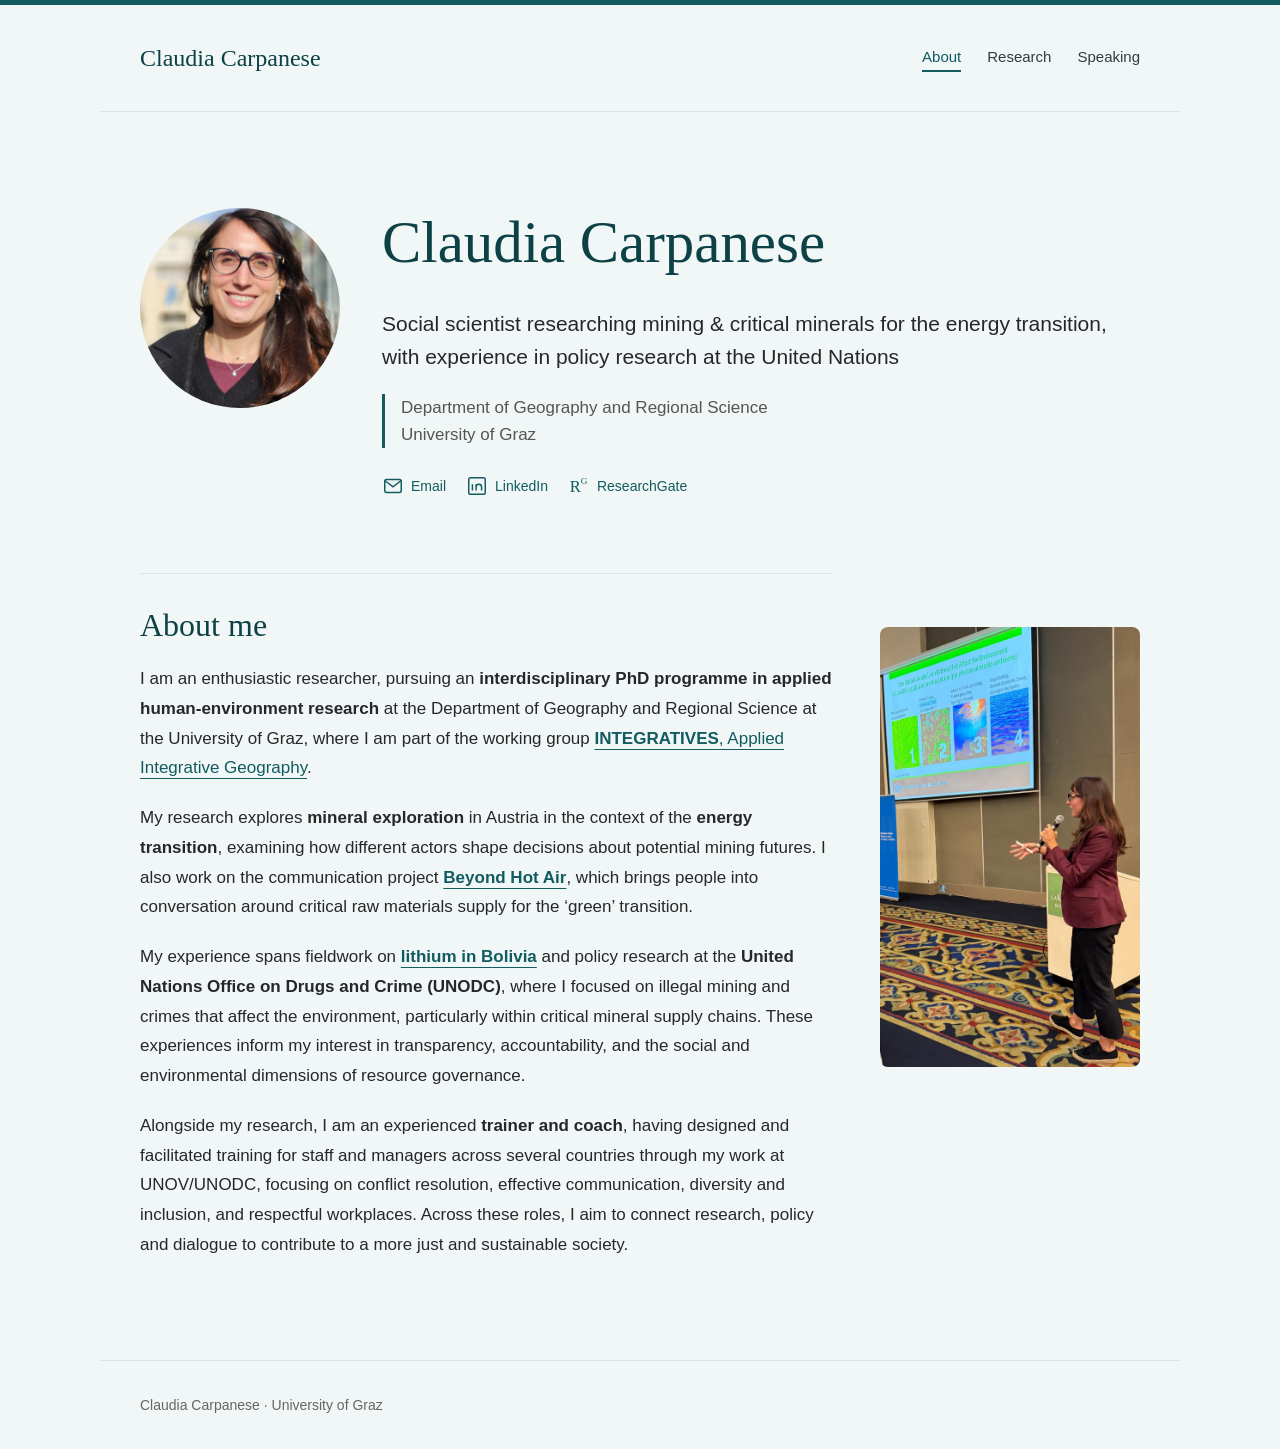
<file: index.html>
<!DOCTYPE html>
<html lang="en"><head><meta charset="UTF-8"><meta name="viewport" content="width=device-width, initial-scale=1"><title>About | Claudia Carpanese</title><meta name="description" content="Claudia Carpanese, social scientist researching mineral exploration, critical minerals and the energy transition."><link rel="stylesheet" href="style.css"><link rel="icon" href="favicon.svg"></head><body><header><a class="brand" href="index.html">Claudia Carpanese</a><nav aria-label="Main navigation"><a href="index.html" aria-current="page">About</a><a href="research.html">Research</a><a href="talks.html">Speaking</a></nav></header><main><div class="profile-layout"><img class="profile-photo" src="profile.jpg" alt="Portrait of Claudia Carpanese" decoding="async"><div><h1>Claudia Carpanese</h1><p class="intro">Social scientist researching mining &amp; critical minerals for the energy transition, with experience in policy research at the United Nations</p><p class="affiliation">Department of Geography and Regional Science<br>University of Graz</p><div class="contact-links" aria-label="Contact profiles"><a class="contact-link" href="mailto:claudia.carpanese@uni-graz.at"><svg aria-hidden="true" viewBox="0 0 24 24" fill="none" stroke="currentColor" stroke-width="1.6"><rect x="3" y="5" width="18" height="14" rx="2"/><path d="m3 6 9 7 9-7"/></svg>Email</a><a class="contact-link" href="https://www.linkedin.com/in/claudia-carpanese-047b6966/"><svg aria-hidden="true" viewBox="0 0 24 24" fill="none" stroke="currentColor" stroke-width="1.6"><rect x="3" y="3" width="18" height="18" rx="2"/><path d="M7 10v7M7 7v.2M11 17v-7m0 3c0-4 6-4 6 0v4"/></svg>LinkedIn</a><a class="contact-link" href="https://www.researchgate.net/profile/Claudia-Carpanese-3?ev=hdr_xprf"><svg aria-hidden="true" viewBox="0 0 24 24" fill="none" stroke="currentColor" stroke-width="1.6"><text x="2" y="18" fill="currentColor" stroke="none" font-family="Georgia,serif" font-size="18">R</text><text x="14" y="10" fill="currentColor" stroke="none" font-family="Georgia,serif" font-size="10">G</text></svg>ResearchGate</a></div></div></div><div class="about-layout"><div class="copy"><section><h2>About me</h2><p>I am an enthusiastic researcher, pursuing an <strong>interdisciplinary PhD programme in applied human-environment research</strong> at the Department of Geography and Regional Science at the University of Graz, where I am part of the working group <a href="https://geographie.uni-graz.at/en/our-research/integratives/"><strong>INTEGRATIVES</strong>, Applied Integrative Geography</a>.</p>
<p>My research explores <strong>mineral exploration</strong> in Austria in the context of the <strong>energy transition</strong>, examining how different actors shape decisions about potential mining futures. I also work on the communication project <a href="https://miningbeyondhotair.org/"><strong>Beyond Hot Air</strong></a>, which brings people into conversation around critical raw materials supply for the ‘green’ transition.</p>
<p>My experience spans fieldwork on <a href="https://doi.org/10.1016/j.exis.2024.101522"><strong>lithium in Bolivia</strong></a> and policy research at the <strong>United Nations Office on Drugs and Crime (UNODC)</strong>, where I focused on illegal mining and crimes that affect the environment, particularly within critical mineral supply chains. These experiences inform my interest in transparency, accountability, and the social and environmental dimensions of resource governance.</p>
<p>Alongside my research, I am an experienced <strong>trainer and coach</strong>, having designed and facilitated training for staff and managers across several countries through my work at UNOV/UNODC, focusing on conflict resolution, effective communication, diversity and inclusion, and respectful workplaces. Across these roles, I aim to connect research, policy and dialogue to contribute to a more just and sustainable society.</p></section></div><img class="about-photo" src="about.jpg" alt="Claudia presenting research on crimes that affect the environment" loading="lazy" decoding="async"></div></main><footer>Claudia Carpanese · University of Graz<!-- Add your email link and CV download here once supplied. --></footer></body></html>
</file>
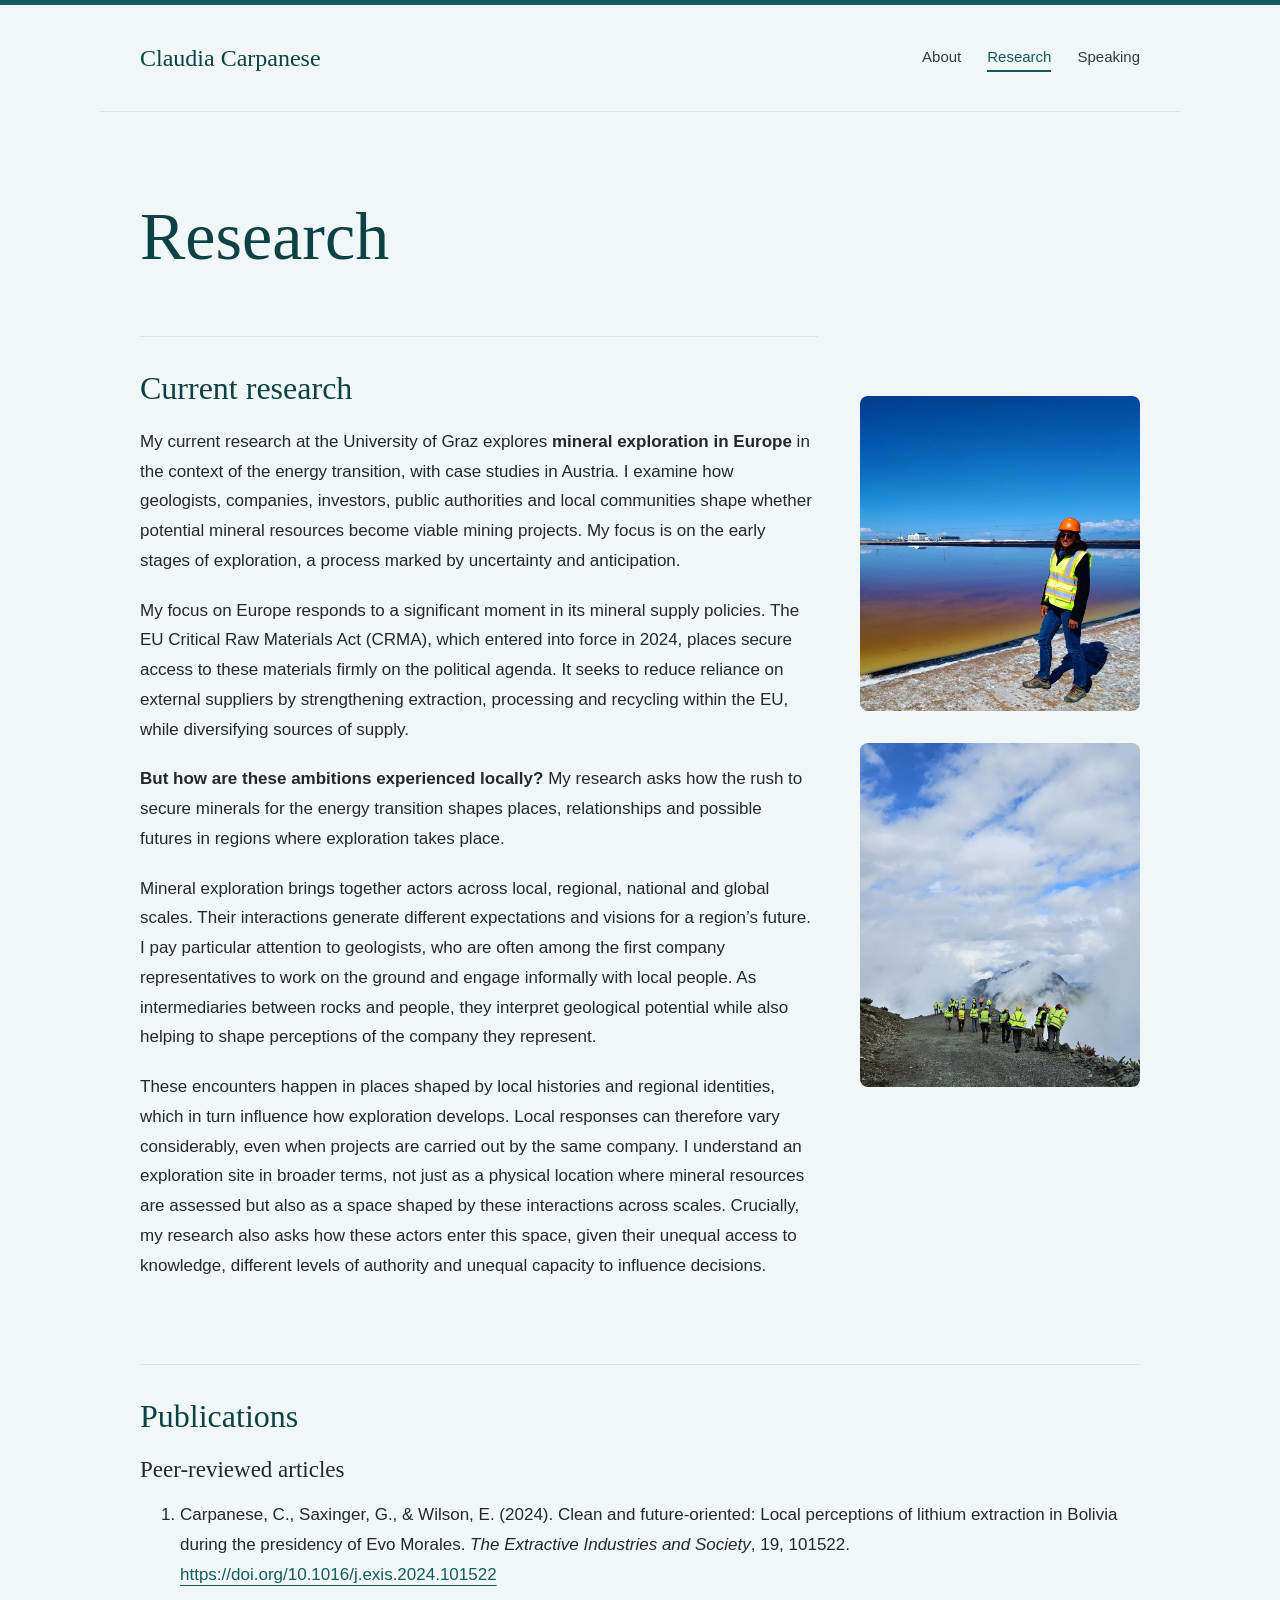
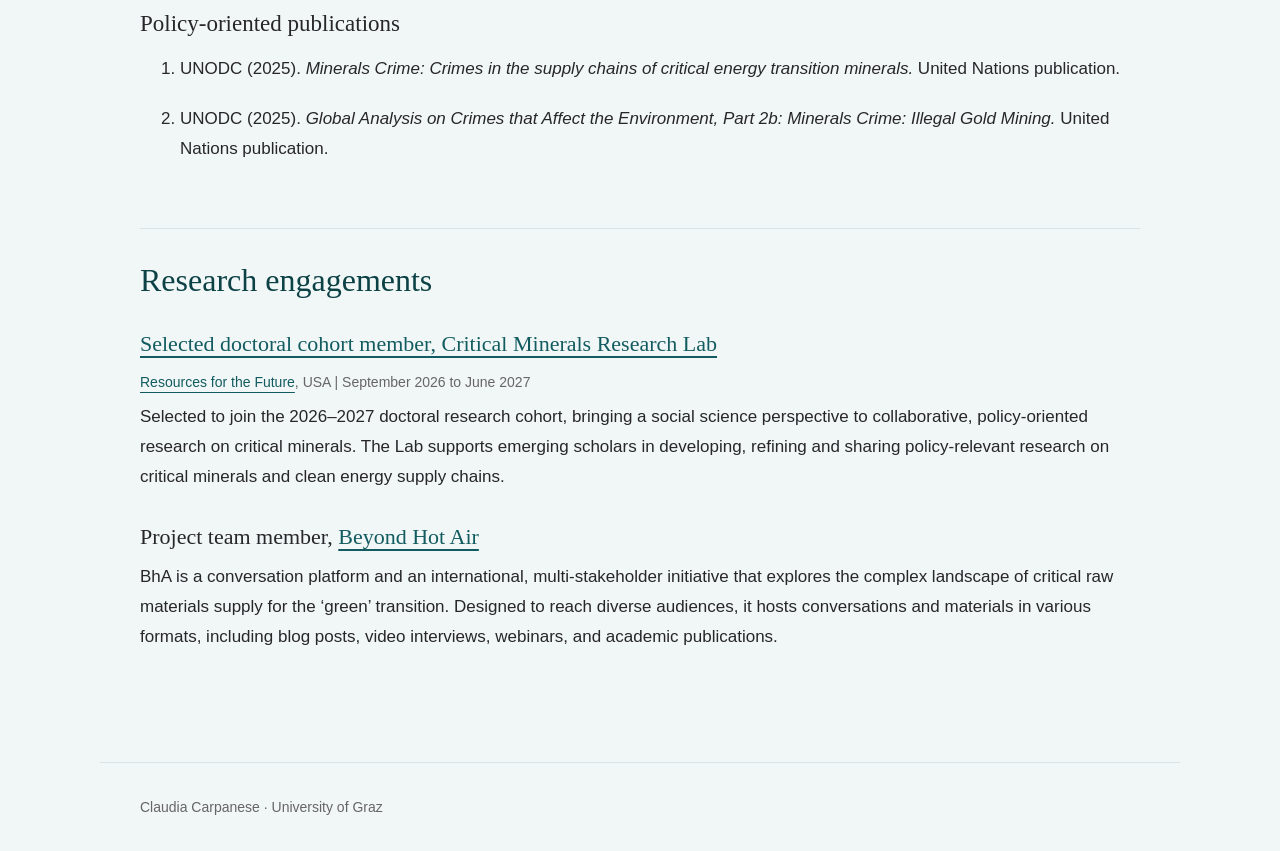
<file: research.html>
<!DOCTYPE html>
<html lang="en"><head><meta charset="UTF-8"><meta name="viewport" content="width=device-width, initial-scale=1"><title>Research | Claudia Carpanese</title><meta name="description" content="Claudia Carpanese, social scientist researching mineral exploration, critical minerals and the energy transition."><link rel="stylesheet" href="style.css"><link rel="icon" href="favicon.svg"></head><body><header><a class="brand" href="index.html">Claudia Carpanese</a><nav aria-label="Main navigation"><a href="index.html">About</a><a href="research.html" aria-current="page">Research</a><a href="talks.html">Speaking</a></nav></header><main><h1>Research</h1><div class="copy research-copy"><div class="text-photo-layout"><section><h2>Current research</h2><p>My current research at the University of Graz explores <strong>mineral exploration in Europe</strong> in the context of the energy transition, with case studies in Austria. I examine how geologists, companies, investors, public authorities and local communities shape whether potential mineral resources become viable mining projects. My focus is on the early stages of exploration, a process marked by uncertainty and anticipation.</p>
<p>My focus on Europe responds to a significant moment in its mineral supply policies. The EU Critical Raw Materials Act (CRMA), which entered into force in 2024, places secure access to these materials firmly on the political agenda. It seeks to reduce reliance on external suppliers by strengthening extraction, processing and recycling within the EU, while diversifying sources of supply.</p>
<p><strong>But how are these ambitions experienced locally?</strong> My research asks how the rush to secure minerals for the energy transition shapes places, relationships and possible futures in regions where exploration takes place.</p>
<p>Mineral exploration brings together actors across local, regional, national and global scales. Their interactions generate different expectations and visions for a region’s future. I pay particular attention to geologists, who are often among the first company representatives to work on the ground and engage informally with local people. As intermediaries between rocks and people, they interpret geological potential while also helping to shape perceptions of the company they represent.</p>
<p>These encounters happen in places shaped by local histories and regional identities, which in turn influence how exploration develops. Local responses can therefore vary considerably, even when projects are carried out by the same company. I understand an exploration site in broader terms, not just as a physical location where mineral resources are assessed but also as a space shaped by these interactions across scales. Crucially, my research also asks how these actors enter this space, given their unequal access to knowledge, different levels of authority and unequal capacity to influence decisions.</p></section><div class="research-photo-stack"><img class="side-photo research-side" src="research1.jpg" alt="Claudia wearing a hard hat beside mineral evaporation ponds" decoding="async"><img class="side-photo research-side" src="research2.jpg" alt="A group in safety equipment walking through a mountainous mining landscape" loading="lazy" decoding="async"></div></div><section><h2>Publications</h2><h3>Peer-reviewed articles</h3><ol><li>Carpanese, C., Saxinger, G., &amp; Wilson, E. (2024). Clean and future-oriented: Local perceptions of lithium extraction in Bolivia during the presidency of Evo Morales. <em>The Extractive Industries and Society</em>, 19, 101522. <a href="https://doi.org/10.1016/j.exis.2024.101522">https://doi.org/10.1016/j.exis.2024.101522</a></li></ol><h3>Policy-oriented publications</h3><ol><li>UNODC (2025). <em>Minerals Crime: Crimes in the supply chains of critical energy transition minerals.</em> United Nations publication.</li><li>UNODC (2025). <em>Global Analysis on Crimes that Affect the Environment, Part 2b: Minerals Crime: Illegal Gold Mining.</em> United Nations publication.</li></ol></section><section><h2>Research engagements</h2><article class="entry"><h3><a href="https://www.rff.org/topics/transportation/critical-minerals/critical-minerals-research-lab/">Selected doctoral cohort member, Critical Minerals Research Lab</a></h3><p class="meta"><a href="https://www.rff.org/">Resources for the Future</a>, USA | September 2026 to June 2027</p><p>Selected to join the 2026–2027 doctoral research cohort, bringing a social science perspective to collaborative, policy-oriented research on critical minerals. The Lab supports emerging scholars in developing, refining and sharing policy-relevant research on critical minerals and clean energy supply chains.</p></article><article class="entry"><h3>Project team member, <a href="https://miningbeyondhotair.org/">Beyond Hot Air</a></h3><p class="meta"></p><p>BhA is a conversation platform and an international, multi-stakeholder initiative that explores the complex landscape of critical raw materials supply for the ‘green’ transition. Designed to reach diverse audiences, it hosts conversations and materials in various formats, including blog posts, video interviews, webinars, and academic publications.</p></article></section></div></main><footer>Claudia Carpanese · University of Graz<!-- Add your email link and CV download here once supplied. --></footer></body></html>
</file>
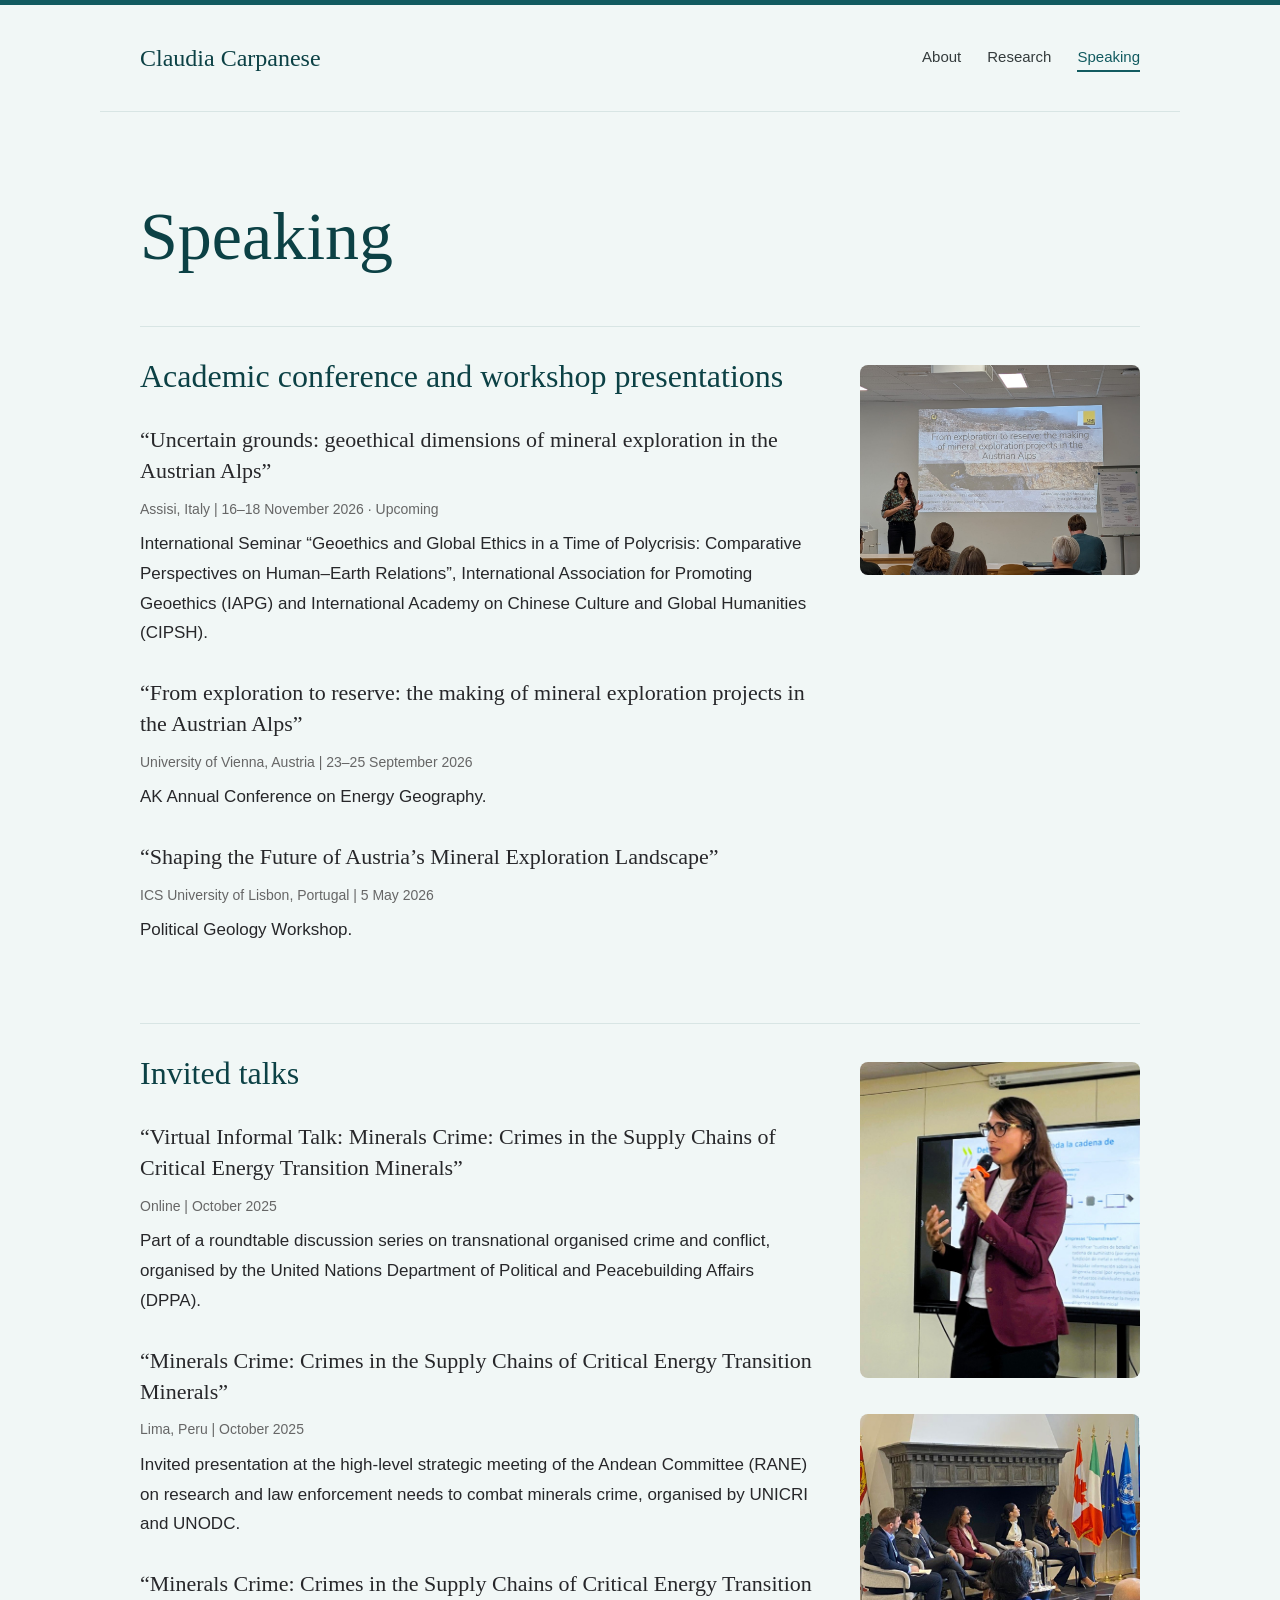
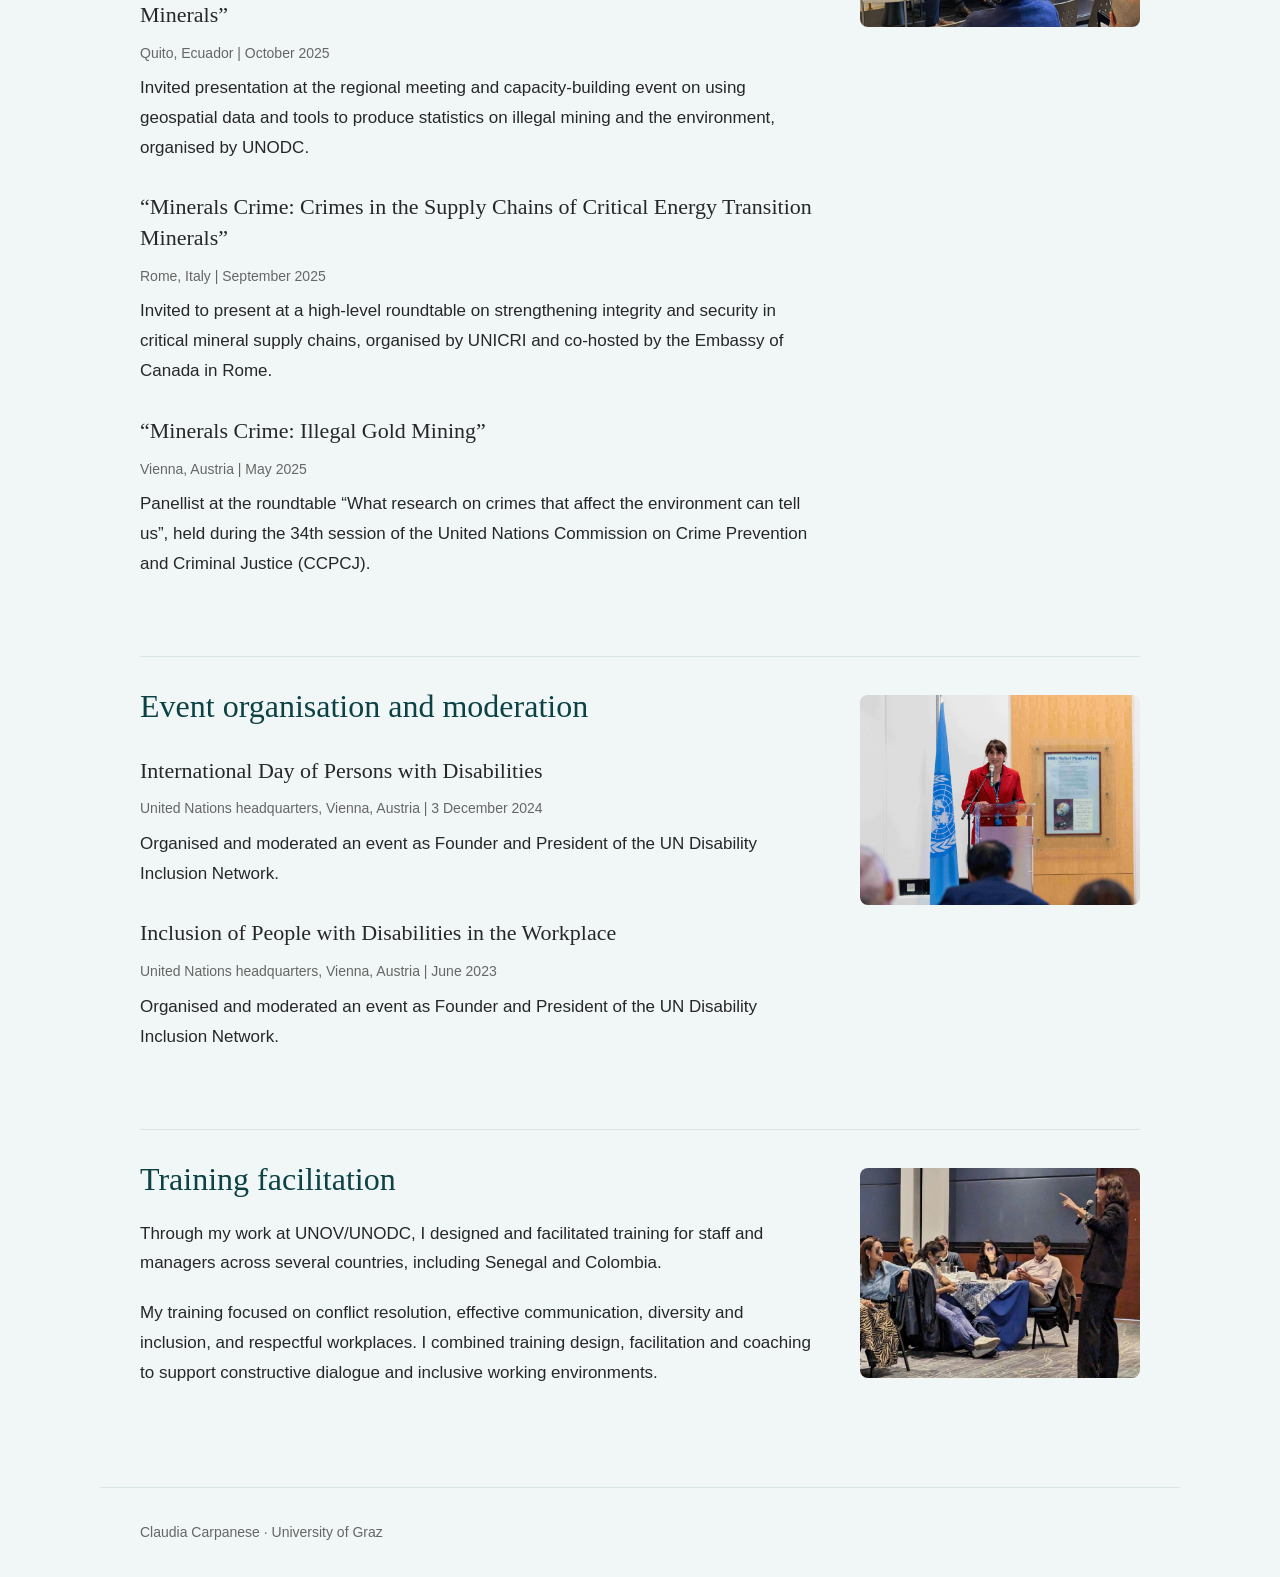
<file: talks.html>
<!DOCTYPE html>
<html lang="en"><head><meta charset="UTF-8"><meta name="viewport" content="width=device-width, initial-scale=1"><title>Speaking | Claudia Carpanese</title><meta name="description" content="Claudia Carpanese, social scientist researching mineral exploration, critical minerals and the energy transition."><link rel="stylesheet" href="style.css"><link rel="icon" href="favicon.svg"></head><body><header><a class="brand" href="index.html">Claudia Carpanese</a><nav aria-label="Main navigation"><a href="index.html">About</a><a href="research.html">Research</a><a href="talks.html" aria-current="page">Speaking</a></nav></header><main><h1>Speaking</h1><div class="copy speaking-copy"><div class="text-photo-layout speaking-layout"><section><h2>Academic conference and workshop presentations</h2><article class="entry"><h3>“Uncertain grounds: geoethical dimensions of mineral exploration in the Austrian Alps”</h3><p class="meta">Assisi, Italy | 16–18 November 2026 · Upcoming</p><p>International Seminar “Geoethics and Global Ethics in a Time of Polycrisis: Comparative Perspectives on Human–Earth Relations”, International Association for Promoting Geoethics (IAPG) and International Academy on Chinese Culture and Global Humanities (CIPSH).</p></article><article class="entry"><h3>“From exploration to reserve: the making of mineral exploration projects in the Austrian Alps”</h3><p class="meta">University of Vienna, Austria | 23–25 September 2026</p><p>AK Annual Conference on Energy Geography.</p></article><article class="entry"><h3>“Shaping the Future of Austria’s Mineral Exploration Landscape”</h3><p class="meta">ICS University of Lisbon, Portugal | 5 May 2026</p><p>Political Geology Workshop.</p></article></section><img class="side-photo speaking-photo" src="conference.jpg" alt="Claudia presenting her research on mineral exploration in the Austrian Alps at an academic conference" loading="lazy" decoding="async"></div><div class="text-photo-layout speaking-layout"><section><h2>Invited talks</h2><article class="entry"><h3>“Virtual Informal Talk: Minerals Crime: Crimes in the Supply Chains of Critical Energy Transition Minerals”</h3><p class="meta">Online | October 2025</p><p>Part of a roundtable discussion series on transnational organised crime and conflict, organised by the United Nations Department of Political and Peacebuilding Affairs (DPPA).</p></article><article class="entry"><h3>“Minerals Crime: Crimes in the Supply Chains of Critical Energy Transition Minerals”</h3><p class="meta">Lima, Peru | October 2025</p><p>Invited presentation at the high-level strategic meeting of the Andean Committee (RANE) on research and law enforcement needs to combat minerals crime, organised by UNICRI and UNODC.</p></article><article class="entry"><h3>“Minerals Crime: Crimes in the Supply Chains of Critical Energy Transition Minerals”</h3><p class="meta">Quito, Ecuador | October 2025</p><p>Invited presentation at the regional meeting and capacity-building event on using geospatial data and tools to produce statistics on illegal mining and the environment, organised by UNODC.</p></article><article class="entry"><h3>“Minerals Crime: Crimes in the Supply Chains of Critical Energy Transition Minerals”</h3><p class="meta">Rome, Italy | September 2025</p><p>Invited to present at a high-level roundtable on strengthening integrity and security in critical mineral supply chains, organised by UNICRI and co-hosted by the Embassy of Canada in Rome.</p></article><article class="entry"><h3>“Minerals Crime: Illegal Gold Mining”</h3><p class="meta">Vienna, Austria | May 2025</p><p>Panellist at the roundtable “What research on crimes that affect the environment can tell us”, held during the 34th session of the United Nations Commission on Crime Prevention and Criminal Justice (CCPCJ).</p></article></section><div class="speaking-photo-stack"><img class="side-photo speaking-photo speaking-three" src="speaking3.jpg" alt="Claudia speaking about mineral supply chains with a microphone" loading="lazy" decoding="async"><img class="side-photo speaking-photo speaking-five" src="speaking5.jpg" alt="Claudia participating in a speaking engagement" loading="lazy" decoding="async"></div></div><div class="text-photo-layout speaking-layout"><section><h2>Event organisation and moderation</h2><article class="entry"><h3>International Day of Persons with Disabilities</h3><p class="meta">United Nations headquarters, Vienna, Austria | 3 December 2024</p><p>Organised and moderated an event as Founder and President of the UN Disability Inclusion Network.</p></article><article class="entry"><h3>Inclusion of People with Disabilities in the Workplace</h3><p class="meta">United Nations headquarters, Vienna, Austria | June 2023</p><p>Organised and moderated an event as Founder and President of the UN Disability Inclusion Network.</p></article></section><img class="side-photo speaking-photo" src="speaking1.jpg" alt="Claudia speaking at a lectern beside a United Nations flag" decoding="async"></div><div class="text-photo-layout speaking-layout"><section><h2>Training facilitation</h2><p>Through my work at UNOV/UNODC, I designed and facilitated training for staff and managers across several countries, including Senegal and Colombia.</p><p>My training focused on conflict resolution, effective communication, diversity and inclusion, and respectful workplaces. I combined training design, facilitation and coaching to support constructive dialogue and inclusive working environments.</p></section><img class="side-photo speaking-photo" src="speaking4.jpg" alt="Claudia facilitating a training session with participants seated around tables" loading="lazy" decoding="async"></div></div></main><footer>Claudia Carpanese · University of Graz<!-- Add your email link and CV download here once supplied. --></footer></body></html>
</file>
<file: style.css>
*{box-sizing:border-box}body{margin:0;background:#fafafa;color:#27272a;font-family:Arial,sans-serif;font-size:17px;line-height:1.75}a{color:inherit;text-underline-offset:5px}header,main,footer{max-width:1080px;margin:auto;padding:32px 40px}header{display:flex;justify-content:space-between;align-items:center;border-bottom:1px solid #ddd}.brand{text-decoration:none;font-family:Georgia,serif;font-size:24px}nav{display:flex;gap:26px}nav a{text-decoration:none;font-size:15px}nav a[aria-current]{border-bottom:2px solid #333}main{padding-top:72px;padding-bottom:80px;min-height:70vh}.eyebrow{text-transform:uppercase;letter-spacing:.14em;font-size:13px;color:#666}h1,h2,h3{font-family:Georgia,serif;font-weight:normal;line-height:1.2}h1{font-size:clamp(40px,6vw,68px);margin:12px 0 28px;max-width:850px}h2{font-size:32px;margin:0 0 20px}h3{font-size:23px;margin:0 0 10px}.intro{font-size:22px;max-width:740px}.copy{max-width:740px}section{margin-top:64px;padding-top:32px;border-top:1px solid #ddd}.entry{margin:30px 0}.meta{font-size:14px;color:#666;margin:8px 0}footer{border-top:1px solid #ddd;color:#666;font-size:14px}.affiliations{background:#eee;padding:24px 28px;margin-top:36px}p{margin:0 0 20px}a:focus-visible{outline:2px solid #333;outline-offset:5px}@media(max-width:600px){header,main,footer{padding-left:22px;padding-right:22px}header{align-items:flex-start;flex-direction:column;gap:18px}main{padding-top:44px}nav{gap:24px}.intro{font-size:20px}}
.affiliation{line-height:1.6;color:#555}.contact-links{display:flex;flex-wrap:wrap;gap:20px;margin:26px 0 0}.contact-pending{display:inline-flex;align-items:center;gap:7px;font-size:14px;color:#666}.contact-links svg{width:22px;height:22px;flex:none}li{margin-bottom:20px;overflow-wrap:anywhere}strong{font-weight:600}.copy>section:first-child{margin-top:36px}.entry h3{font-size:22px;line-height:1.4}.entry .meta:empty{display:none}

.contact-link{display:inline-flex;align-items:center;gap:7px;font-size:14px;color:#444;text-decoration:none}.contact-link:hover{text-decoration:underline}

/* Deep teal palette and photography */
:root{--teal:#125b60;--teal-dark:#0c4145;--teal-pale:#edf5f4}
body{background:#fcfdfd;border-top:5px solid var(--teal)}
h1,h2{color:var(--teal-dark)}
a{color:var(--teal)}
.brand{color:var(--teal-dark)}
nav a{color:#343b3c}nav a[aria-current]{color:var(--teal);border-color:var(--teal)}
header,footer,section{border-color:#d8e5e4}
a:focus-visible{outline-color:var(--teal)}
.contact-link{color:var(--teal)}.affiliation{border-left:3px solid var(--teal);padding-left:16px}
.profile-layout{display:grid;grid-template-columns:minmax(0,1fr) 280px;gap:48px;align-items:center;padding:12px 0 38px}
.profile-layout h1{font-size:clamp(38px,4.6vw,60px)}
.profile-layout .intro{font-size:21px;line-height:1.6}
.profile-photo{display:block;width:100%;height:auto;border-radius:3px;box-shadow:12px 12px 0 var(--teal-pale)}
.about-layout{display:grid;grid-template-columns:minmax(0,1fr) 260px;gap:48px;align-items:start}
.about-layout .copy{min-width:0}.about-layout section{margin-top:24px}
.about-photo{display:block;width:100%;height:auto;margin-top:90px;border-radius:3px}
.page-photo{display:block;width:100%;height:auto;margin:30px 0 42px;border-radius:3px}
main>.page-photo{max-width:100%;max-height:560px;object-fit:cover}
.research-one{object-position:center 65%}
.mountain-photo{aspect-ratio:16/11;object-fit:cover;object-position:center 78%}
@media(max-width:800px){.profile-layout{grid-template-columns:minmax(0,1fr) 220px;gap:28px}.about-layout{grid-template-columns:minmax(0,1fr) 210px;gap:28px}}
@media(max-width:640px){.profile-layout,.about-layout{grid-template-columns:1fr;gap:24px}.profile-photo{max-width:270px}.profile-layout{padding-bottom:20px}.about-photo{margin-top:0;max-width:360px}.profile-layout .intro{font-size:20px}.contact-links{gap:16px}.mountain-photo{aspect-ratio:4/5}main>.page-photo{max-height:none;object-fit:contain}}

/* Softer background, compact portraits and photographs beside text */
body{background:#f1f7f6}
.profile-layout{grid-template-columns:minmax(0,1fr) 210px;gap:50px}
.profile-photo{width:200px;height:200px;object-fit:cover;object-position:center 28%;border-radius:50%;border:5px solid #fff;box-shadow:0 0 0 1px #c9dedb,0 8px 26px #125b6012;justify-self:center}
main>.research-one{width:520px;max-width:100%;height:auto;max-height:none;object-fit:contain;margin:20px 0 42px;border-radius:8px}
.research-copy,.speaking-copy{max-width:none}
.text-photo-layout{display:grid;grid-template-columns:minmax(0,1fr) 280px;gap:42px;align-items:start}
.text-photo-layout>section{min-width:0;margin-top:30px}
.side-photo{display:block;width:280px;max-width:100%;height:auto;border-radius:8px;margin:90px 0 0}
.research-side{aspect-ratio:auto;object-fit:contain}
.speaking-photo{width:280px;height:210px;object-fit:cover;object-position:center}
.speaking-copy>section{max-width:740px}
.speaking-layout{border-top:1px solid #d8e5e4;margin-top:48px;padding-top:30px}
.speaking-layout>section{border:0;margin:0;padding:0}
.speaking-layout>.speaking-photo{margin-top:8px}
.about-photo{border-radius:8px}
@media(max-width:800px){.text-photo-layout{grid-template-columns:minmax(0,1fr) 230px;gap:26px}.side-photo{width:230px}.speaking-photo{height:173px}.profile-layout{grid-template-columns:minmax(0,1fr) 190px;gap:26px}.profile-photo{width:180px;height:180px}}
@media(max-width:640px){.profile-layout,.text-photo-layout{grid-template-columns:1fr;gap:22px}.profile-photo{width:180px;height:180px;justify-self:start}.side-photo{width:280px;max-width:100%;margin:0 0 24px}.speaking-photo{height:auto;aspect-ratio:4/3;object-fit:cover}.speaking-layout>.speaking-photo{margin-top:0}.text-photo-layout>section{margin-top:24px}.speaking-layout>section{margin-top:0}.about-photo{max-width:300px}.speaking-copy>section{max-width:100%}}

/* Latest portrait position and stacked photographs */
.profile-layout{grid-template-columns:200px minmax(0,1fr);align-items:start;gap:42px}
.profile-photo{border:0;box-shadow:none;margin-top:12px}
.research-photo-stack,.speaking-photo-stack{display:flex;flex-direction:column;gap:32px;padding-top:90px;min-width:0}
.research-photo-stack>.side-photo,.speaking-photo-stack>.side-photo{margin:0;width:100%;height:auto;object-fit:contain}
.speaking-photo-stack{padding-top:8px;gap:36px}
.speaking-three{border-radius:8px}
@media(max-width:800px){.profile-layout{grid-template-columns:180px minmax(0,1fr);gap:28px}}
@media(max-width:640px){.profile-layout{grid-template-columns:1fr}.profile-photo{margin-top:0}.research-photo-stack,.speaking-photo-stack{padding-top:0;max-width:280px;margin-bottom:24px}.speaking-photo-stack>.side-photo{aspect-ratio:auto}}

.speaking-photo-stack{gap:36px}.speaking-photo-stack>.side-photo{margin:0}
</file>
